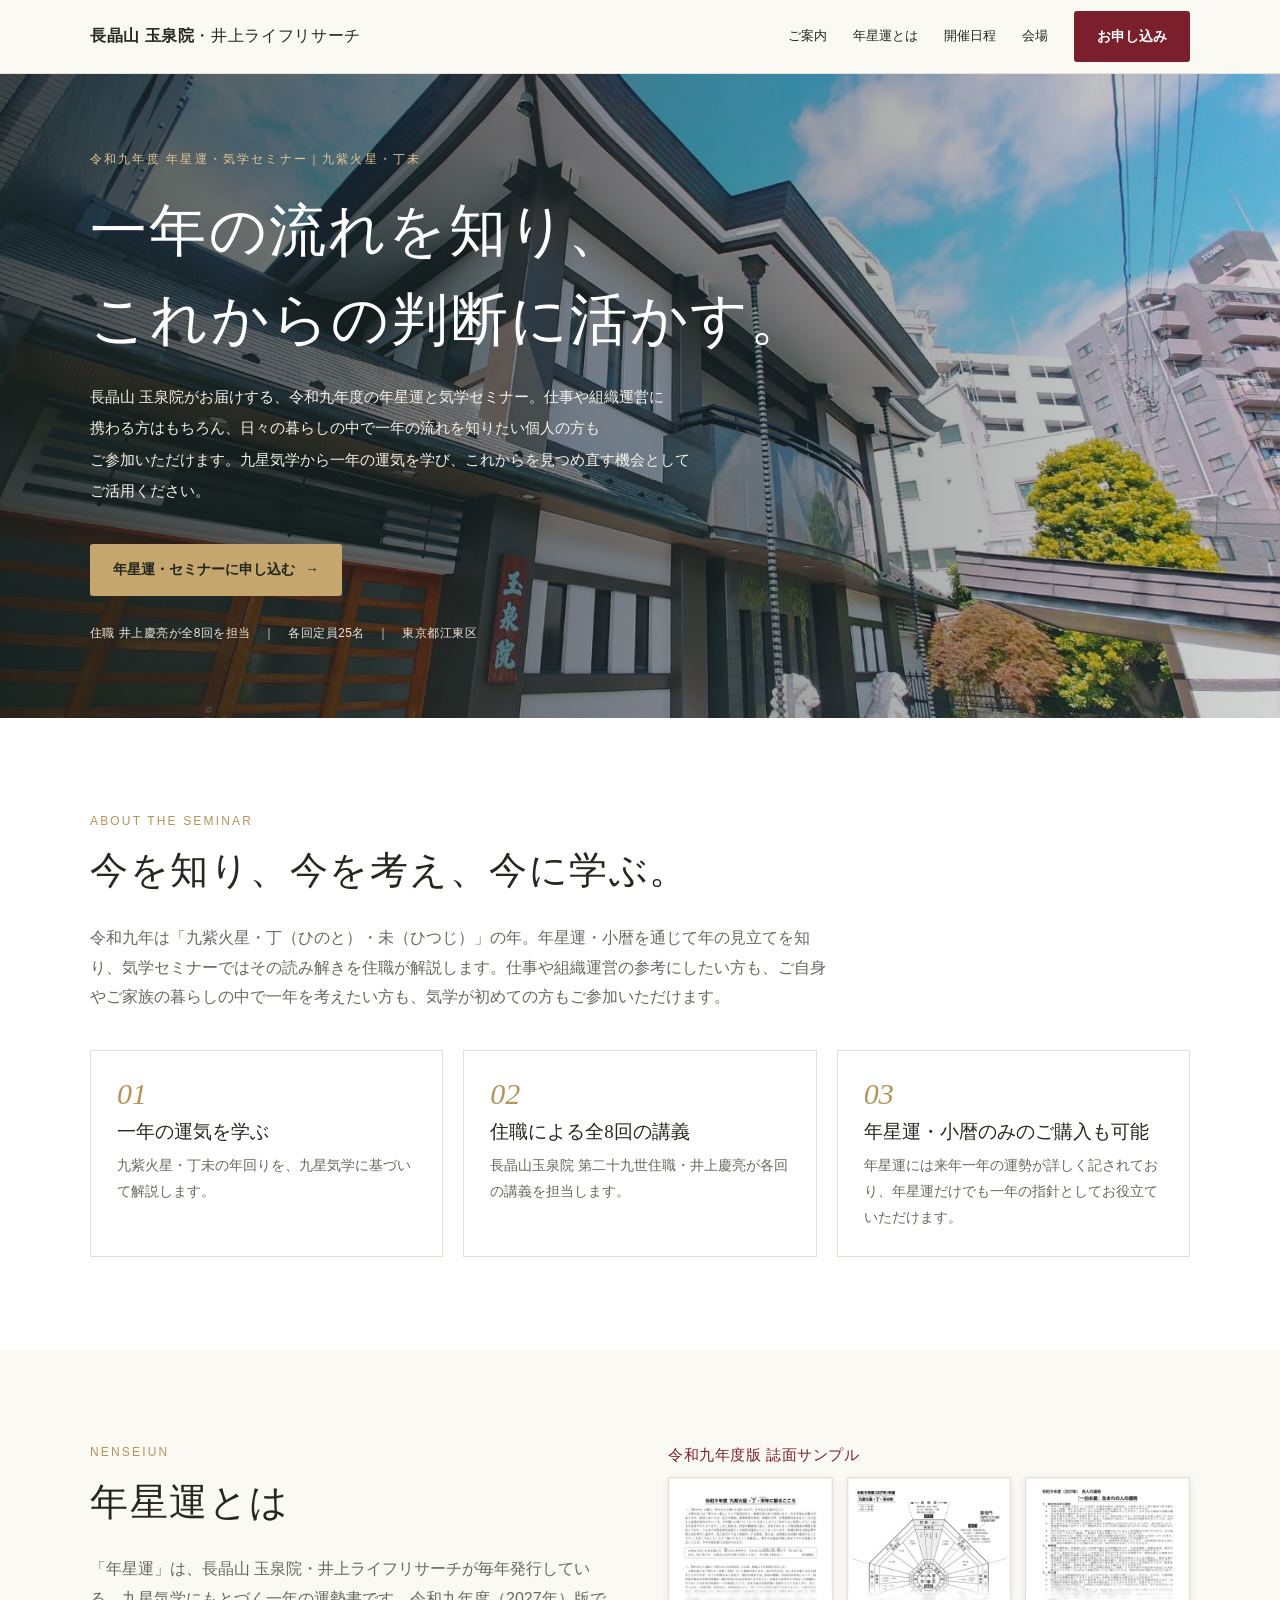
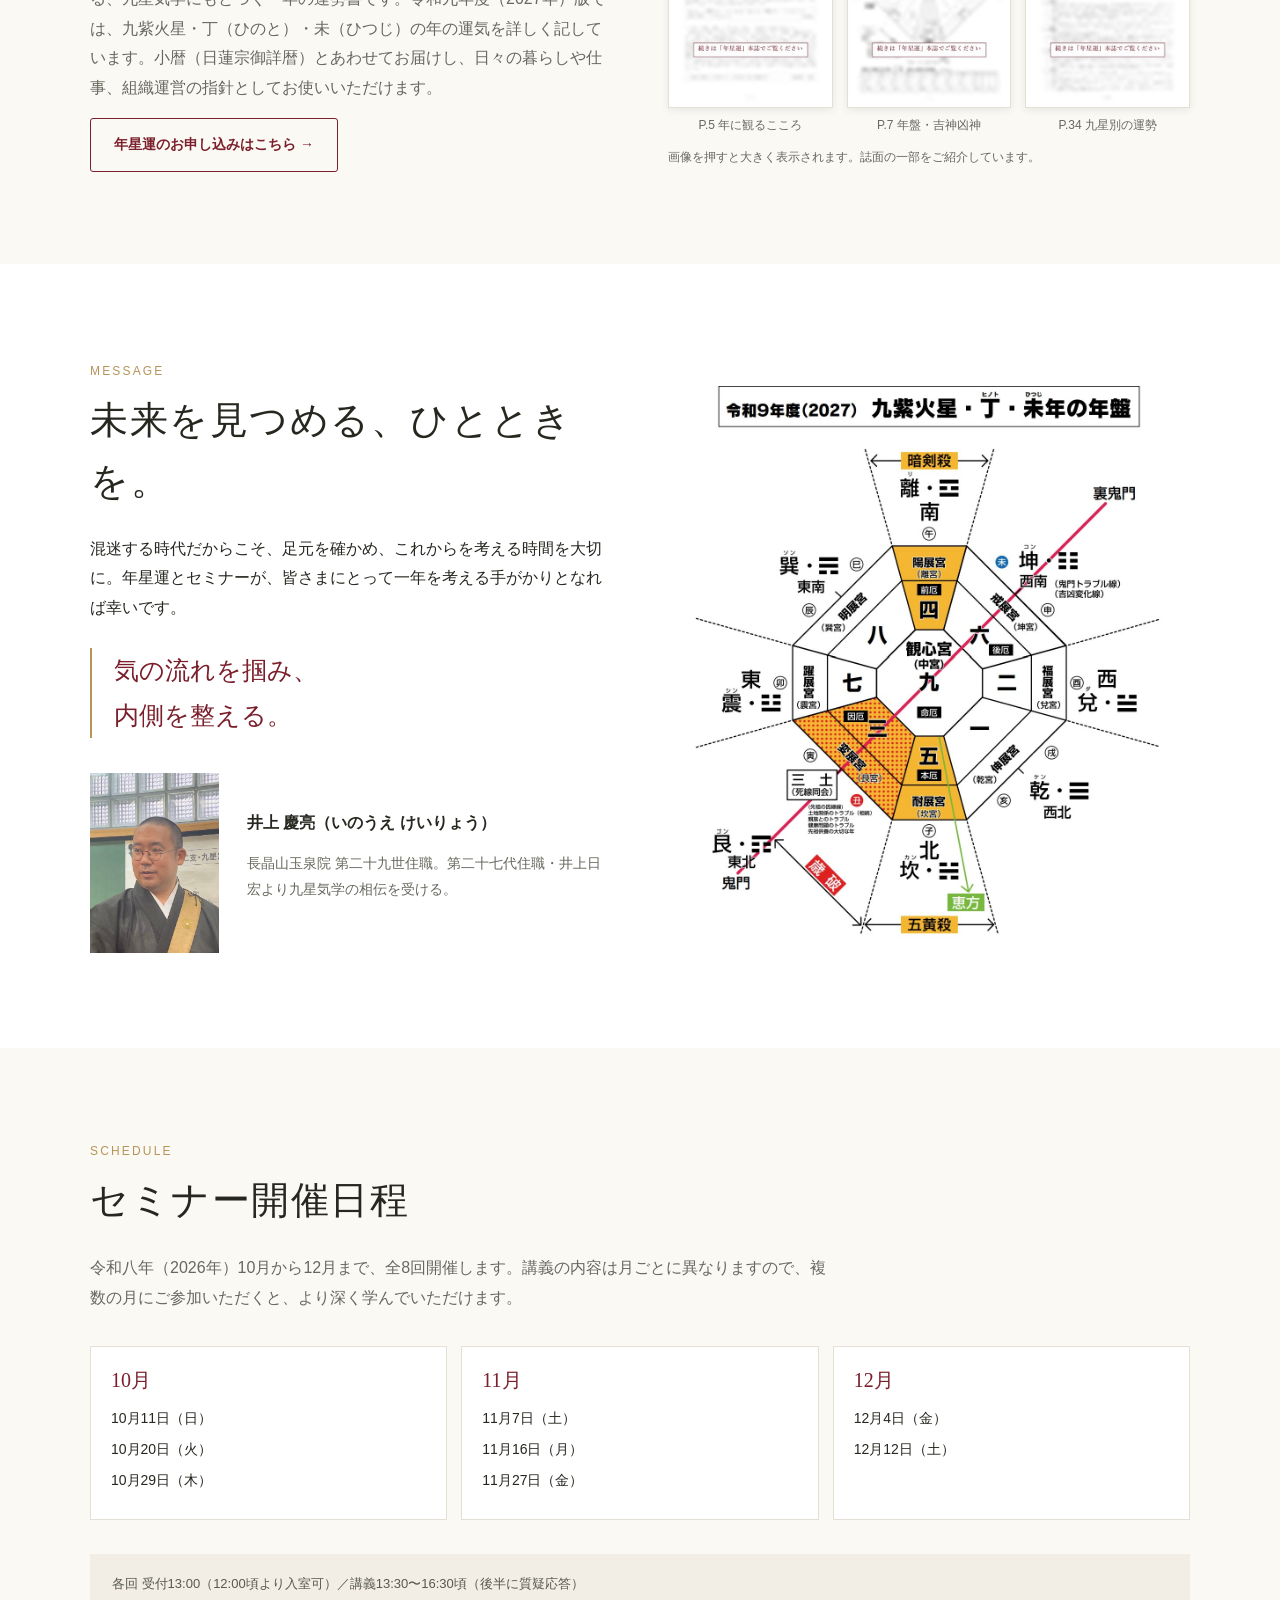
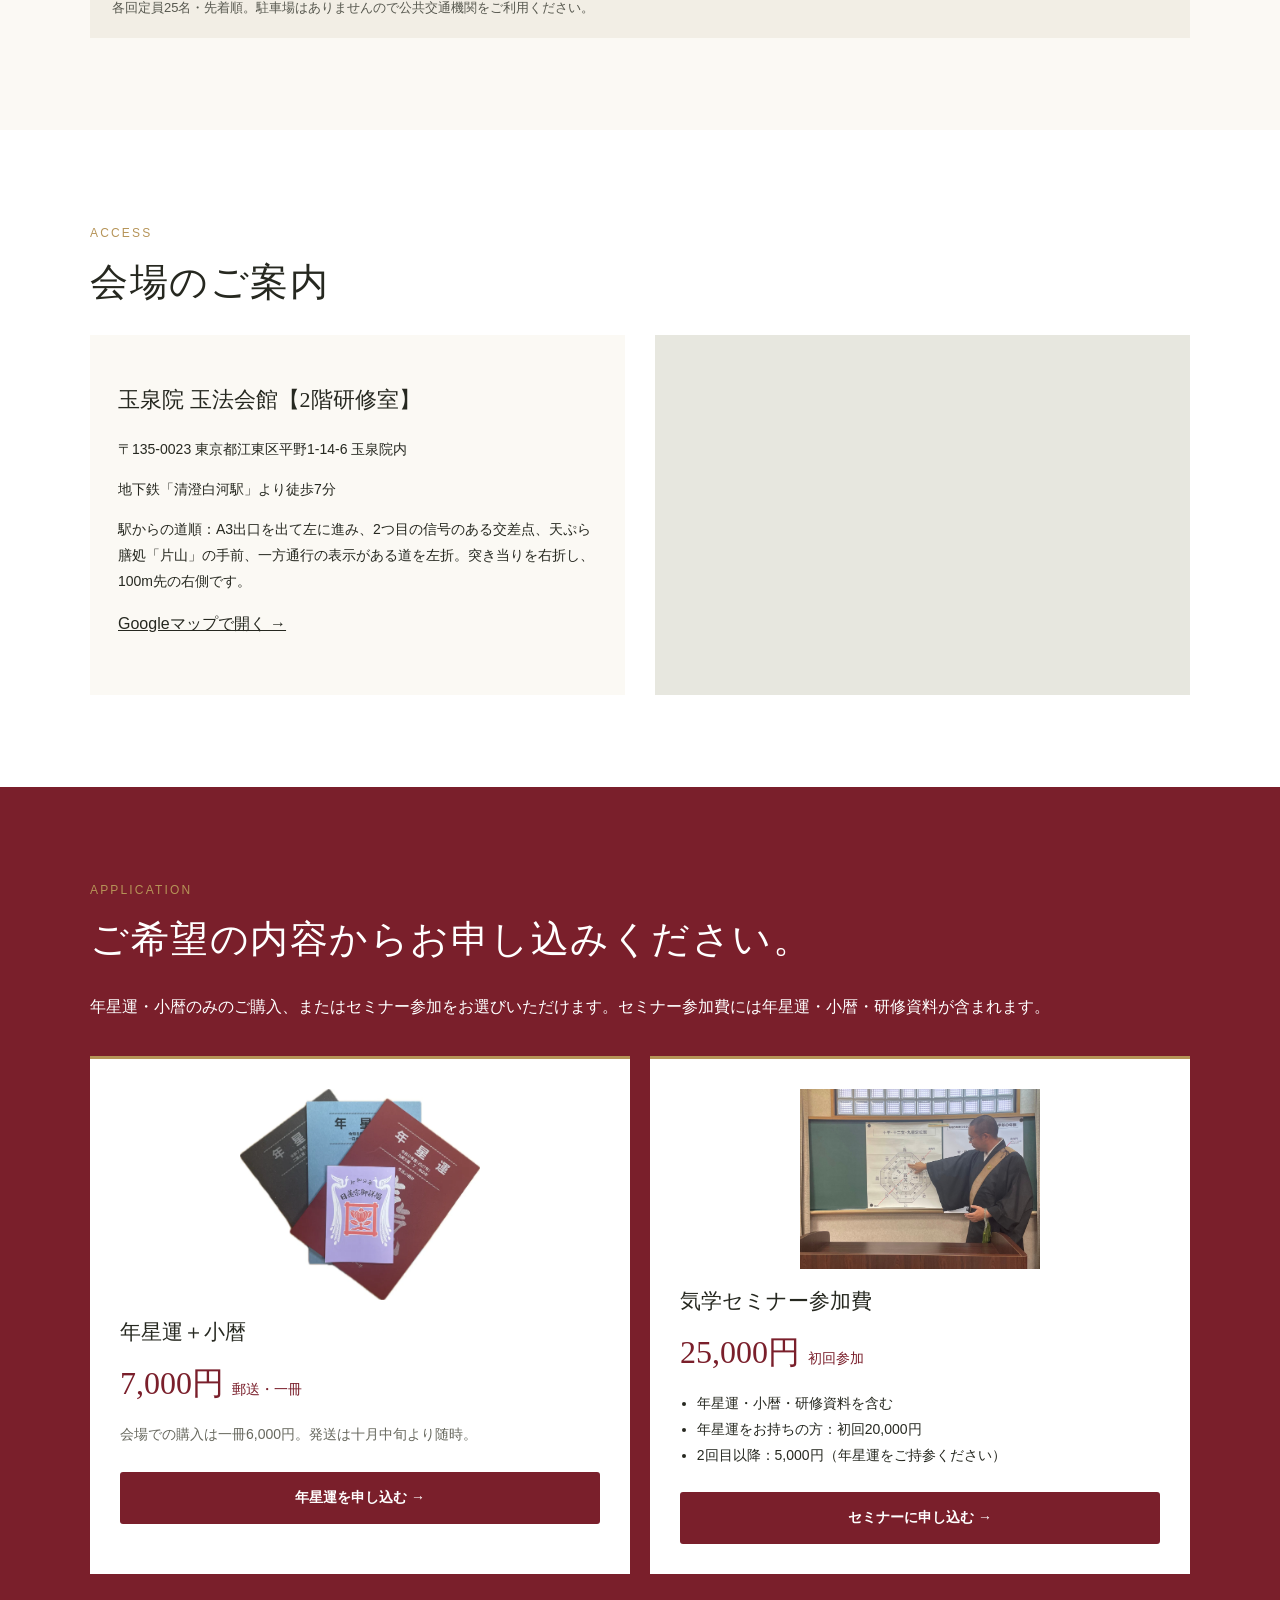
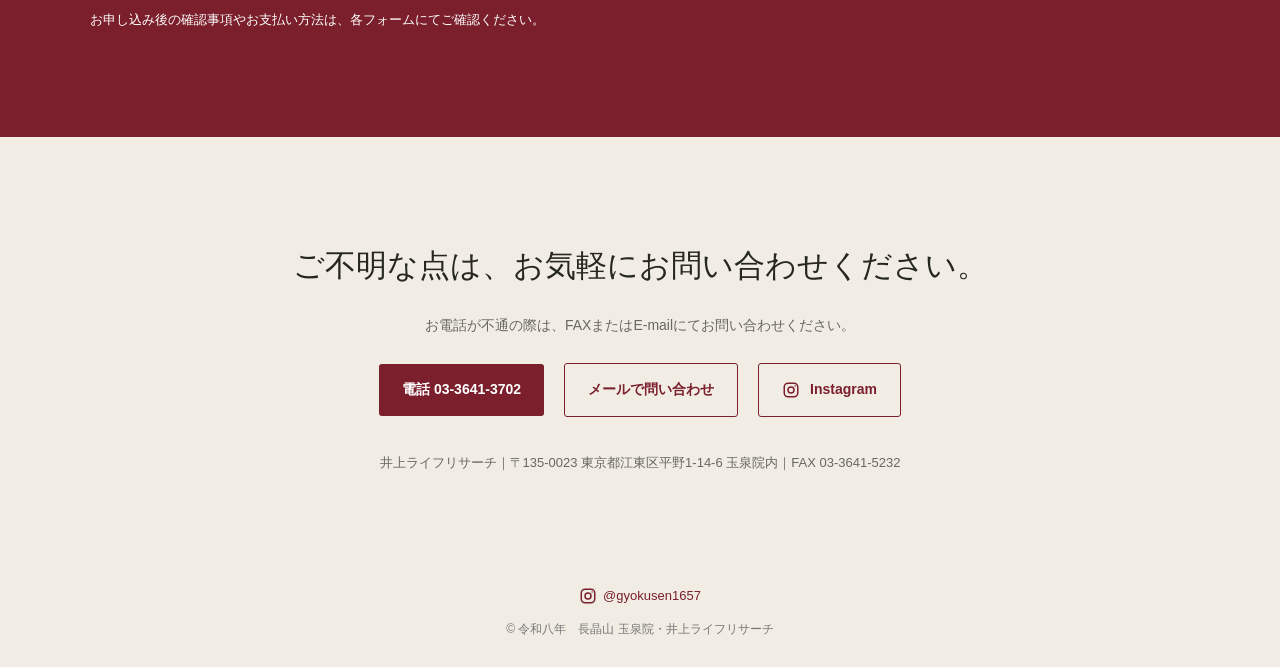
<file: index.html>
<!doctype html>
<html lang="ja">
<head>
<meta charset="utf-8"><meta name="viewport" content="width=device-width, initial-scale=1">
<meta name="description" content="九星気学の運勢書「年星運」令和九年度（2027年）版のご案内。九紫火星・丁未の一年の運勢を詳しく記した年星運と小暦のご購入、住職・井上慶亮による気学セミナー（全8回）のお申し込みを受け付けています。長晶山 玉泉院・井上ライフリサーチ。">
<title>年星運 令和九年度（2027年）・気学セミナー｜長晶山 玉泉院・井上ライフリサーチ</title>
<link rel="canonical" href="https://gyokuseninnichirenshu-maker.github.io/kyusei334/">
<meta property="og:type" content="website">
<meta property="og:url" content="https://gyokuseninnichirenshu-maker.github.io/kyusei334/">
<meta property="og:title" content="年星運 令和九年度（2027年）・気学セミナー｜長晶山 玉泉院・井上ライフリサーチ">
<meta property="og:description" content="九星気学の運勢書「年星運」令和九年度（2027年）版と、住職・井上慶亮による気学セミナー（全8回）のご案内です。">
<meta property="og:image" content="https://gyokuseninnichirenshu-maker.github.io/kyusei334/assets/gyokusenin-front.jpg">
<meta property="og:locale" content="ja_JP">
<meta name="twitter:card" content="summary_large_image">
<script type="application/ld+json">
{
  "@context": "https://schema.org",
  "@graph": [
    {
      "@type": "Organization",
      "@id": "https://gyokuseninnichirenshu-maker.github.io/kyusei334/#org",
      "name": "長晶山 玉泉院",
      "alternateName": "井上ライフリサーチ",
      "url": "https://gyokuseninnichirenshu-maker.github.io/kyusei334/",
      "telephone": "+81-3-3641-3702",
      "faxNumber": "+81-3-3641-5232",
      "email": "kyusei334@gmail.com",
      "address": {"@type": "PostalAddress", "postalCode": "135-0023", "addressRegion": "東京都", "addressLocality": "江東区", "streetAddress": "平野1-14-6", "addressCountry": "JP"},
      "sameAs": ["https://www.instagram.com/gyokusen1657/"]
    },
    {
      "@type": "Product",
      "name": "年星運 令和九年度（2027年）版＋小暦",
      "description": "九星気学にもとづく一年の運勢書。令和九年度（2027年）九紫火星・丁未の年の運気を詳しく記した年星運に、小暦（日蓮宗御詳暦）が付きます。",
      "image": "https://gyokuseninnichirenshu-maker.github.io/kyusei334/assets/nenseiun-koyomi-2027.webp",
      "brand": {"@id": "https://gyokuseninnichirenshu-maker.github.io/kyusei334/#org"},
      "offers": {"@type": "Offer", "price": "7000", "priceCurrency": "JPY", "availability": "https://schema.org/InStock", "url": "https://gyokuseninnichirenshu-maker.github.io/kyusei334/#apply", "seller": {"@id": "https://gyokuseninnichirenshu-maker.github.io/kyusei334/#org"}}
    }
  ]
}
</script>
<script type="application/ld+json">
[
  {"@type":"EducationEvent","name":"令和九年度 九紫火星年 気学セミナー（10月11日）","description":"長晶山 玉泉院 第二十九世住職・井上慶亮による九星気学セミナー。令和九年（2027年）九紫火星・丁未の年の運気を、年星運をもとに解説します。","startDate":"2026-10-11T13:30:00+09:00","endDate":"2026-10-11T16:30:00+09:00","eventStatus":"https://schema.org/EventScheduled","eventAttendanceMode":"https://schema.org/OfflineEventAttendanceMode","maximumAttendeeCapacity":25,"image":"https://gyokuseninnichirenshu-maker.github.io/kyusei334/assets/seminar.jpg","location":{"@type":"Place","name":"玉泉院 玉法会館 2階研修室","address":{"@type":"PostalAddress","postalCode":"135-0023","addressRegion":"東京都","addressLocality":"江東区","streetAddress":"平野1-14-6","addressCountry":"JP"}},"performer":{"@type":"Person","name":"井上慶亮"},"organizer":{"@id":"https://gyokuseninnichirenshu-maker.github.io/kyusei334/#org"},"offers":{"@type":"Offer","price":"25000","priceCurrency":"JPY","availability":"https://schema.org/InStock","validFrom":"2026-09-01T00:00:00+09:00","url":"https://gyokuseninnichirenshu-maker.github.io/kyusei334/#apply"}},
  {"@type":"EducationEvent","name":"令和九年度 九紫火星年 気学セミナー（10月20日）","description":"長晶山 玉泉院 第二十九世住職・井上慶亮による九星気学セミナー。令和九年（2027年）九紫火星・丁未の年の運気を、年星運をもとに解説します。","startDate":"2026-10-20T13:30:00+09:00","endDate":"2026-10-20T16:30:00+09:00","eventStatus":"https://schema.org/EventScheduled","eventAttendanceMode":"https://schema.org/OfflineEventAttendanceMode","maximumAttendeeCapacity":25,"image":"https://gyokuseninnichirenshu-maker.github.io/kyusei334/assets/seminar.jpg","location":{"@type":"Place","name":"玉泉院 玉法会館 2階研修室","address":{"@type":"PostalAddress","postalCode":"135-0023","addressRegion":"東京都","addressLocality":"江東区","streetAddress":"平野1-14-6","addressCountry":"JP"}},"performer":{"@type":"Person","name":"井上慶亮"},"organizer":{"@id":"https://gyokuseninnichirenshu-maker.github.io/kyusei334/#org"},"offers":{"@type":"Offer","price":"25000","priceCurrency":"JPY","availability":"https://schema.org/InStock","validFrom":"2026-09-01T00:00:00+09:00","url":"https://gyokuseninnichirenshu-maker.github.io/kyusei334/#apply"}},
  {"@type":"EducationEvent","name":"令和九年度 九紫火星年 気学セミナー（10月29日）","description":"長晶山 玉泉院 第二十九世住職・井上慶亮による九星気学セミナー。令和九年（2027年）九紫火星・丁未の年の運気を、年星運をもとに解説します。","startDate":"2026-10-29T13:30:00+09:00","endDate":"2026-10-29T16:30:00+09:00","eventStatus":"https://schema.org/EventScheduled","eventAttendanceMode":"https://schema.org/OfflineEventAttendanceMode","maximumAttendeeCapacity":25,"image":"https://gyokuseninnichirenshu-maker.github.io/kyusei334/assets/seminar.jpg","location":{"@type":"Place","name":"玉泉院 玉法会館 2階研修室","address":{"@type":"PostalAddress","postalCode":"135-0023","addressRegion":"東京都","addressLocality":"江東区","streetAddress":"平野1-14-6","addressCountry":"JP"}},"performer":{"@type":"Person","name":"井上慶亮"},"organizer":{"@id":"https://gyokuseninnichirenshu-maker.github.io/kyusei334/#org"},"offers":{"@type":"Offer","price":"25000","priceCurrency":"JPY","availability":"https://schema.org/InStock","validFrom":"2026-09-01T00:00:00+09:00","url":"https://gyokuseninnichirenshu-maker.github.io/kyusei334/#apply"}},
  {"@type":"EducationEvent","name":"令和九年度 九紫火星年 気学セミナー（11月07日）","description":"長晶山 玉泉院 第二十九世住職・井上慶亮による九星気学セミナー。令和九年（2027年）九紫火星・丁未の年の運気を、年星運をもとに解説します。","startDate":"2026-11-07T13:30:00+09:00","endDate":"2026-11-07T16:30:00+09:00","eventStatus":"https://schema.org/EventScheduled","eventAttendanceMode":"https://schema.org/OfflineEventAttendanceMode","maximumAttendeeCapacity":25,"image":"https://gyokuseninnichirenshu-maker.github.io/kyusei334/assets/seminar.jpg","location":{"@type":"Place","name":"玉泉院 玉法会館 2階研修室","address":{"@type":"PostalAddress","postalCode":"135-0023","addressRegion":"東京都","addressLocality":"江東区","streetAddress":"平野1-14-6","addressCountry":"JP"}},"performer":{"@type":"Person","name":"井上慶亮"},"organizer":{"@id":"https://gyokuseninnichirenshu-maker.github.io/kyusei334/#org"},"offers":{"@type":"Offer","price":"25000","priceCurrency":"JPY","availability":"https://schema.org/InStock","validFrom":"2026-09-01T00:00:00+09:00","url":"https://gyokuseninnichirenshu-maker.github.io/kyusei334/#apply"}},
  {"@type":"EducationEvent","name":"令和九年度 九紫火星年 気学セミナー（11月16日）","description":"長晶山 玉泉院 第二十九世住職・井上慶亮による九星気学セミナー。令和九年（2027年）九紫火星・丁未の年の運気を、年星運をもとに解説します。","startDate":"2026-11-16T13:30:00+09:00","endDate":"2026-11-16T16:30:00+09:00","eventStatus":"https://schema.org/EventScheduled","eventAttendanceMode":"https://schema.org/OfflineEventAttendanceMode","maximumAttendeeCapacity":25,"image":"https://gyokuseninnichirenshu-maker.github.io/kyusei334/assets/seminar.jpg","location":{"@type":"Place","name":"玉泉院 玉法会館 2階研修室","address":{"@type":"PostalAddress","postalCode":"135-0023","addressRegion":"東京都","addressLocality":"江東区","streetAddress":"平野1-14-6","addressCountry":"JP"}},"performer":{"@type":"Person","name":"井上慶亮"},"organizer":{"@id":"https://gyokuseninnichirenshu-maker.github.io/kyusei334/#org"},"offers":{"@type":"Offer","price":"25000","priceCurrency":"JPY","availability":"https://schema.org/InStock","validFrom":"2026-09-01T00:00:00+09:00","url":"https://gyokuseninnichirenshu-maker.github.io/kyusei334/#apply"}},
  {"@type":"EducationEvent","name":"令和九年度 九紫火星年 気学セミナー（11月27日）","description":"長晶山 玉泉院 第二十九世住職・井上慶亮による九星気学セミナー。令和九年（2027年）九紫火星・丁未の年の運気を、年星運をもとに解説します。","startDate":"2026-11-27T13:30:00+09:00","endDate":"2026-11-27T16:30:00+09:00","eventStatus":"https://schema.org/EventScheduled","eventAttendanceMode":"https://schema.org/OfflineEventAttendanceMode","maximumAttendeeCapacity":25,"image":"https://gyokuseninnichirenshu-maker.github.io/kyusei334/assets/seminar.jpg","location":{"@type":"Place","name":"玉泉院 玉法会館 2階研修室","address":{"@type":"PostalAddress","postalCode":"135-0023","addressRegion":"東京都","addressLocality":"江東区","streetAddress":"平野1-14-6","addressCountry":"JP"}},"performer":{"@type":"Person","name":"井上慶亮"},"organizer":{"@id":"https://gyokuseninnichirenshu-maker.github.io/kyusei334/#org"},"offers":{"@type":"Offer","price":"25000","priceCurrency":"JPY","availability":"https://schema.org/InStock","validFrom":"2026-09-01T00:00:00+09:00","url":"https://gyokuseninnichirenshu-maker.github.io/kyusei334/#apply"}},
  {"@type":"EducationEvent","name":"令和九年度 九紫火星年 気学セミナー（12月04日）","description":"長晶山 玉泉院 第二十九世住職・井上慶亮による九星気学セミナー。令和九年（2027年）九紫火星・丁未の年の運気を、年星運をもとに解説します。","startDate":"2026-12-04T13:30:00+09:00","endDate":"2026-12-04T16:30:00+09:00","eventStatus":"https://schema.org/EventScheduled","eventAttendanceMode":"https://schema.org/OfflineEventAttendanceMode","maximumAttendeeCapacity":25,"image":"https://gyokuseninnichirenshu-maker.github.io/kyusei334/assets/seminar.jpg","location":{"@type":"Place","name":"玉泉院 玉法会館 2階研修室","address":{"@type":"PostalAddress","postalCode":"135-0023","addressRegion":"東京都","addressLocality":"江東区","streetAddress":"平野1-14-6","addressCountry":"JP"}},"performer":{"@type":"Person","name":"井上慶亮"},"organizer":{"@id":"https://gyokuseninnichirenshu-maker.github.io/kyusei334/#org"},"offers":{"@type":"Offer","price":"25000","priceCurrency":"JPY","availability":"https://schema.org/InStock","validFrom":"2026-09-01T00:00:00+09:00","url":"https://gyokuseninnichirenshu-maker.github.io/kyusei334/#apply"}},
  {"@type":"EducationEvent","name":"令和九年度 九紫火星年 気学セミナー（12月12日）","description":"長晶山 玉泉院 第二十九世住職・井上慶亮による九星気学セミナー。令和九年（2027年）九紫火星・丁未の年の運気を、年星運をもとに解説します。","startDate":"2026-12-12T13:30:00+09:00","endDate":"2026-12-12T16:30:00+09:00","eventStatus":"https://schema.org/EventScheduled","eventAttendanceMode":"https://schema.org/OfflineEventAttendanceMode","maximumAttendeeCapacity":25,"image":"https://gyokuseninnichirenshu-maker.github.io/kyusei334/assets/seminar.jpg","location":{"@type":"Place","name":"玉泉院 玉法会館 2階研修室","address":{"@type":"PostalAddress","postalCode":"135-0023","addressRegion":"東京都","addressLocality":"江東区","streetAddress":"平野1-14-6","addressCountry":"JP"}},"performer":{"@type":"Person","name":"井上慶亮"},"organizer":{"@id":"https://gyokuseninnichirenshu-maker.github.io/kyusei334/#org"},"offers":{"@type":"Offer","price":"25000","priceCurrency":"JPY","availability":"https://schema.org/InStock","validFrom":"2026-09-01T00:00:00+09:00","url":"https://gyokuseninnichirenshu-maker.github.io/kyusei334/#apply"}}
]
</script>
<style>
:root{--ink:#262820;--muted:#67685e;--paper:#fbf9f4;--white:#fff;--red:#7a1f2b;--gold:#b69458;--line:#e5e0d5;--serif:"Noto Serif JP","Yu Mincho",serif;--sans:"Noto Sans JP","Yu Gothic",sans-serif}*{box-sizing:border-box}html{scroll-behavior:smooth}body{margin:0;background:var(--paper);color:var(--ink);font-family:var(--sans);line-height:1.85}a{color:inherit}.wrap{width:min(1100px,calc(100% - 40px));margin:auto}.topbar{height:74px;background:#fbf9f4ed;display:flex;align-items:center;position:sticky;top:0;z-index:10;border-bottom:1px solid #e7e2d8}.nav{display:flex;align-items:center;justify-content:space-between;gap:24px}.brand{font:600 16px var(--serif);text-decoration:none;letter-spacing:.04em;white-space:nowrap}.brand-sub{font-weight:500}.navlinks{display:flex;align-items:center;gap:26px;font-size:13px}.navlinks a{text-decoration:none}.btn{display:inline-flex;align-items:center;justify-content:center;gap:10px;background:var(--red);color:#fff!important;text-decoration:none;padding:13px 23px;border-radius:3px;font-weight:600;font-size:14px;transition:.2s}.btn:hover{background:#5c1720;transform:translateY(-1px)}.btn.outline{background:transparent;color:var(--red)!important;border:1px solid var(--red)}.hero{min-height:610px;background:linear-gradient(90deg,rgba(21,31,27,.76),rgba(21,31,27,.18)),url('assets/gyokusenin-front.jpg') center 48%/cover;display:flex;align-items:center;color:#fff}.hero-inner{padding:74px 0}.eyebrow{font-size:12px;letter-spacing:.18em;color:#e3c993}h1.eyebrow{margin:0;font-weight:400;line-height:1.85}.hero .headline{font:500 clamp(30px,5vw,57px)/1.55 var(--serif);letter-spacing:.04em;margin:17px 0;word-break:auto-phrase}.hero .headline span{display:inline-block}.hero p{max-width:610px;word-break:auto-phrase;color:#f5f2e9;font-size:15px;line-height:2.1}.hero .btn{margin-top:22px;background:#c5a76d;color:#1f251f!important}.trustline span{display:inline-block}.trustline{margin-top:26px;font-size:12px;color:#eee7da;letter-spacing:.04em}.section{padding:92px 0}.section.white{background:#fff}.section.green{background:var(--red);color:white}.kicker{color:var(--gold);font-size:12px;letter-spacing:.18em;text-transform:uppercase}.section h2{font:500 clamp(27px,3vw,38px)/1.6 var(--serif);margin:8px 0 22px;letter-spacing:.04em}.lead{font-size:16px;max-width:740px;color:var(--muted)}.grid{display:grid;grid-template-columns:repeat(3,1fr);gap:20px;margin-top:38px}.card{padding:26px;background:white;border:1px solid var(--line)}.card .num{font:italic 30px var(--serif);color:var(--gold)}.card h3{font:500 19px var(--serif);margin:8px 0}.card p{font-size:14px;color:var(--muted);margin:0}.split{display:grid;grid-template-columns:1fr 1fr;gap:56px;align-items:center}.split img{display:block;width:100%;height:420px;object-fit:cover}.split>img{width:auto;max-width:100%;height:auto;max-height:600px;margin:0 auto}.quote{font:500 25px/1.8 var(--serif);color:var(--red);border-left:2px solid var(--gold);padding-left:22px;margin:25px 0}.dates{display:grid;grid-template-columns:repeat(3,1fr);gap:14px;margin:34px 0}.datebox{border:1px solid var(--line);background:white;padding:20px}.datebox h3{font:500 20px var(--serif);margin:0 0 12px;color:var(--red)}.datebox p{margin:5px 0;font-size:14px}.note{background:#f2eee5;padding:18px 22px;font-size:13px;color:#57584f}.venue{display:grid;grid-template-columns:1fr 1fr;gap:30px}.venue-card{padding:28px;background:var(--paper)}.venue-card h3{font:500 22px var(--serif)}.venue-card p{font-size:14px}.map{min-height:360px;background:#e7e7df;color:#74766d;overflow:hidden}.map iframe{display:block;width:100%;height:100%;min-height:360px;border:0}.pricing{display:grid;grid-template-columns:1fr 1fr;gap:20px;margin:34px 0}.pricecard{background:white;color:var(--ink);padding:30px;border-top:3px solid var(--gold)}.pricecard-img{display:block;width:100%;max-width:240px;height:auto;margin:0 auto 18px}.pricecard-img.crop{aspect-ratio:4/3;object-fit:cover;object-position:center 58%}.pricecard h3{font:500 21px var(--serif);margin:4px 0}.price{font:500 32px var(--serif);color:var(--red);margin:16px 0}.price small{font:14px var(--sans)}.pricecard p{font-size:14px;color:var(--muted)}.pricecard .btn{width:100%;margin-top:10px}.pricecard ul{padding-left:1.2em;font-size:14px}.subprice{border-top:1px solid var(--line);padding-top:12px;margin-top:15px}.teacher{display:flex;gap:28px;align-items:center;margin-top:35px}.teacher img{width:150px;height:180px;object-fit:cover}.teacher p{font-size:14px;color:var(--muted)}.ctaend{text-align:center;padding:82px 20px;background:#f1ede4}.ctaend h2{font:500 31px var(--serif)}.ctaend p{color:var(--muted);font-size:14px}.ctaend .btn{margin:10px;vertical-align:middle}.contact{font-size:13px;color:var(--muted);margin-top:24px}footer{padding:27px 0;text-align:center;font-size:12px;color:#777;background:#f1ede4}.footer-ig{display:inline-flex;align-items:center;gap:6px;margin-bottom:10px;color:var(--red);text-decoration:none;font-size:13px}.footer-ig:hover{text-decoration:underline}.ig{flex:none}.nen-split{display:grid;grid-template-columns:minmax(0,1fr) minmax(0,1fr);gap:56px;align-items:center}.samples-title{font:500 15px var(--serif);color:var(--red);margin-bottom:12px;letter-spacing:.04em}.samples-grid{display:grid;grid-template-columns:repeat(3,minmax(0,1fr));gap:14px}.sample{display:block;text-decoration:none;color:var(--muted);font-size:12px;line-height:1.5;text-align:center}.sample img{display:block;width:100%;height:auto;background:#fff;border:1px solid var(--line);box-shadow:0 2px 8px rgba(0,0,0,.08);margin-bottom:8px;transition:transform .2s}.sample:hover img{transform:translateY(-3px)}.samples-note{font-size:12px;color:var(--muted);margin:12px 0 0}.sticky-cta{display:none}
@media(max-width:760px){.wrap{width:min(100% - 32px,600px)}.topbar{height:60px}.brand{font-size:13px}.navlinks{gap:12px}.navlinks>a:not(.btn){display:none}.navlinks .btn{padding:9px 12px;font-size:12px}.hero{min-height:650px;background-position:58% center}.hero-inner{padding:65px 0 105px}.hero p{font-size:14px}.section{padding:68px 0}.grid,.dates,.pricing,.split,.venue,.nen-split{grid-template-columns:1fr}.nen-split{gap:30px}.samples-grid{gap:10px}.grid{gap:12px}.split{gap:26px}.split img{height:300px}.split>img{height:auto}.datebox{padding:16px 20px}.teacher{align-items:flex-start}.teacher img{width:110px;height:140px}.sticky-cta{display:flex;position:fixed;bottom:0;left:0;right:0;z-index:11;padding:10px 16px;background:#fbf9f4ed;border-top:1px solid var(--line)}.sticky-cta .btn{width:100%}.ctaend{padding:65px 16px 90px}}
</style>
</head>
<body>
<header class="topbar"><div class="wrap nav"><a class="brand" href="#top">長晶山 玉泉院<span class="brand-sub">・井上ライフリサーチ</span></a><nav class="navlinks"><a href="#about">ご案内</a><a href="#nenseiun">年星運とは</a><a href="#schedule">開催日程</a><a href="#access">会場</a><a class="btn" href="#apply">お申し込み</a></nav></div></header>
<main id="top">
<section class="hero"><div class="wrap hero-inner"><h1 class="eyebrow">令和九年度 年星運・気学セミナー｜九紫火星・丁未</h1><div class="headline"><span>一年の流れを知り、</span><br><span>これからの判断に活かす。</span></div><p>長晶山 玉泉院がお届けする、令和九年度の年星運と気学セミナー。仕事や組織運営に携わる方はもちろん、日々の暮らしの中で一年の流れを知りたい個人の方もご参加いただけます。九星気学から一年の運気を学び、これからを見つめ直す機会としてご活用ください。</p><a class="btn" href="#apply">年星運・セミナーに申し込む <span>→</span></a><div class="trustline"><span>住職 井上慶亮が全8回を担当</span>　｜　<span>各回定員25名</span>　｜　<span>東京都江東区</span></div></div></section>
<section class="section white" id="about"><div class="wrap"><div class="kicker">About the seminar</div><h2>今を知り、今を考え、今に学ぶ。</h2><p class="lead">令和九年は「九紫火星・丁（ひのと）・未（ひつじ）」の年。年星運・小暦を通じて年の見立てを知り、気学セミナーではその読み解きを住職が解説します。仕事や組織運営の参考にしたい方も、ご自身やご家族の暮らしの中で一年を考えたい方も、気学が初めての方もご参加いただけます。</p><div class="grid"><article class="card"><div class="num">01</div><h3>一年の運気を学ぶ</h3><p>九紫火星・丁未の年回りを、九星気学に基づいて解説します。</p></article><article class="card"><div class="num">02</div><h3>住職による全8回の講義</h3><p>長晶山玉泉院 第二十九世住職・井上慶亮が各回の講義を担当します。</p></article><article class="card"><div class="num">03</div><h3>年星運・小暦のみのご購入も可能</h3><p>年星運には来年一年の運勢が詳しく記されており、年星運だけでも一年の指針としてお役立ていただけます。</p></article></div></div></section>
<section class="section" id="nenseiun"><div class="wrap nen-split"><div><div class="kicker">Nenseiun</div><h2>年星運とは</h2><p class="lead">「年星運」は、長晶山 玉泉院・井上ライフリサーチが毎年発行している、九星気学にもとづく一年の運勢書です。令和九年度（2027年）版では、九紫火星・丁（ひのと）・未（ひつじ）の年の運気を詳しく記しています。小暦（日蓮宗御詳暦）とあわせてお届けし、日々の暮らしや仕事、組織運営の指針としてお使いいただけます。</p><a class="btn outline" href="#apply">年星運のお申し込みはこちら →</a></div><div class="samples"><div class="samples-title">令和九年度版 誌面サンプル</div><div class="samples-grid"><a class="sample" href="assets/sample-p5-v2.jpg" target="_blank" rel="noopener"><img src="assets/sample-p5-v2-thumb.jpg" width="400" height="564" alt="年星運 令和九年度版 5ページ「九紫火星・丁・未年に観るこころ」" loading="lazy"><span>P.5 年に観るこころ</span></a><a class="sample" href="assets/sample-p7-v2.jpg" target="_blank" rel="noopener"><img src="assets/sample-p7-v2-thumb.jpg" width="400" height="564" alt="年星運 令和九年度版 7ページ「年盤と吉神・凶神の早見表」" loading="lazy"><span>P.7 年盤・吉神凶神</span></a><a class="sample" href="assets/sample-p34-v2.jpg" target="_blank" rel="noopener"><img src="assets/sample-p34-v2-thumb.jpg" width="400" height="564" alt="年星運 令和九年度版 34ページ「一白水星生まれの人の運勢」" loading="lazy"><span>P.34 九星別の運勢</span></a></div><p class="samples-note">画像を押すと大きく表示されます。誌面の一部をご紹介しています。</p></div></div></section>
<section class="section white"><div class="wrap split"><div><div class="kicker">Message</div><h2>未来を見つめる、ひとときを。</h2><p>混迷する時代だからこそ、足元を確かめ、これからを考える時間を大切に。年星運とセミナーが、皆さまにとって一年を考える手がかりとなれば幸いです。</p><div class="quote">気の流れを掴み、<br>内側を整える。</div><div class="teacher"><img src="assets/jushoku.jpg" alt="住職 井上慶亮"><div><strong>井上 慶亮（いのうえ けいりょう）</strong><p>長晶山玉泉院 第二十九世住職。第二十七代住職・井上日宏より九星気学の相伝を受ける。</p></div></div></div><img src="assets/nenban2027.jpg" alt="令和九年度の年盤"></div></section>
<section class="section" id="schedule"><div class="wrap"><div class="kicker">Schedule</div><h2>セミナー開催日程</h2><p class="lead">令和八年（2026年）10月から12月まで、全8回開催します。講義の内容は月ごとに異なりますので、複数の月にご参加いただくと、より深く学んでいただけます。</p><div class="dates"><div class="datebox"><h3>10月</h3><p>10月11日（日）</p><p>10月20日（火）</p><p>10月29日（木）</p></div><div class="datebox"><h3>11月</h3><p>11月7日（土）</p><p>11月16日（月）</p><p>11月27日（金）</p></div><div class="datebox"><h3>12月</h3><p>12月4日（金）</p><p>12月12日（土）</p></div></div><div class="note">各回 受付13:00（12:00頃より入室可）／講義13:30〜16:30頃（後半に質疑応答）<br>各回定員25名・先着順。駐車場はありませんので公共交通機関をご利用ください。</div></div></section>
<section class="section white" id="access"><div class="wrap"><div class="kicker">Access</div><h2>会場のご案内</h2><div class="venue"><div class="venue-card"><h3>玉泉院 玉法会館【2階研修室】</h3><p>〒135-0023 東京都江東区平野1-14-6 玉泉院内</p><p>地下鉄「清澄白河駅」より徒歩7分</p><p>駅からの道順：A3出口を出て左に進み、2つ目の信号のある交差点、天ぷら膳処「片山」の手前、一方通行の表示がある道を左折。突き当りを右折し、100m先の右側です。</p><a href="https://www.google.com/maps/search/?api=1&query=%E6%9D%B1%E4%BA%AC%E9%83%BD%E6%B1%9F%E6%9D%B1%E5%8C%BA%E5%B9%B3%E9%87%8E1-14-6%20%E7%8E%89%E6%B3%89%E9%99%A2" target="_blank" rel="noopener">Googleマップで開く →</a></div><div class="map"><iframe title="長晶山 玉泉院のGoogleマップ" src="https://maps.google.com/maps?q=%E9%95%B7%E6%99%B6%E5%B1%B1%20%E7%8E%89%E6%B3%89%E9%99%A2%20%E6%9D%B1%E4%BA%AC%E9%83%BD%E6%B1%9F%E6%9D%B1%E5%8C%BA%E5%B9%B3%E9%87%8E1-14-6&t=&z=16&ie=UTF8&iwloc=&output=embed" loading="lazy" referrerpolicy="no-referrer-when-downgrade" allowfullscreen></iframe></div></div></div></section>
<section class="section green" id="apply"><div class="wrap"><div class="kicker">Application</div><h2>ご希望の内容からお申し込みください。</h2><p>年星運・小暦のみのご購入、またはセミナー参加をお選びいただけます。セミナー参加費には年星運・小暦・研修資料が含まれます。</p><div class="pricing"><article class="pricecard"><img class="pricecard-img" src="assets/nenseiun-koyomi-2027.webp" alt="令和9年度（2027年）版の年星運と小暦（日蓮宗御詳暦）" loading="lazy"><h3>年星運＋小暦</h3><div class="price">7,000円 <small>郵送・一冊</small></div><p>会場での購入は一冊6,000円。発送は十月中旬より随時。</p><a class="btn" href="https://forms.gle/6NFmsHAsHeCXVW899" target="_blank" rel="noopener">年星運を申し込む →</a></article><article class="pricecard"><img class="pricecard-img crop" src="assets/seminar.jpg" alt="気学セミナーで年盤を解説する住職 井上慶亮" loading="lazy"><h3>気学セミナー参加費</h3><div class="price">25,000円 <small>初回参加</small></div><ul><li>年星運・小暦・研修資料を含む</li><li>年星運をお持ちの方：初回20,000円</li><li>2回目以降：5,000円（年星運をご持参ください）</li></ul><a class="btn" href="https://forms.gle/kEQXgV5o635DG3sF6" target="_blank" rel="noopener">セミナーに申し込む →</a></article></div><p style="font-size:13px">お申し込み後の確認事項やお支払い方法は、各フォームにてご確認ください。</p></div></section>
<section class="ctaend"><h2>ご不明な点は、お気軽にお問い合わせください。</h2><p>お電話が不通の際は、FAXまたはE-mailにてお問い合わせください。</p><a class="btn" href="tel:0336413702">電話 03-3641-3702</a><a class="btn outline" href="mailto:kyusei334@gmail.com">メールで問い合わせ</a><a class="btn outline" href="https://www.instagram.com/gyokusen1657/" target="_blank" rel="noopener"><svg class="ig" viewBox="0 0 24 24" width="18" height="18" aria-hidden="true" fill="none" stroke="currentColor" stroke-width="2"><rect x="3" y="3" width="18" height="18" rx="5"/><circle cx="12" cy="12" r="4"/><circle cx="17.5" cy="6.5" r="1" fill="currentColor" stroke="none"/></svg>Instagram</a><div class="contact">井上ライフリサーチ｜〒135-0023 東京都江東区平野1-14-6 玉泉院内｜FAX 03-3641-5232</div></section>
</main><footer><a class="footer-ig" href="https://www.instagram.com/gyokusen1657/" target="_blank" rel="noopener" aria-label="長晶山 玉泉院のInstagram"><svg class="ig" viewBox="0 0 24 24" width="18" height="18" aria-hidden="true" fill="none" stroke="currentColor" stroke-width="2"><rect x="3" y="3" width="18" height="18" rx="5"/><circle cx="12" cy="12" r="4"/><circle cx="17.5" cy="6.5" r="1" fill="currentColor" stroke="none"/></svg><span>@gyokusen1657</span></a><div>© 令和八年　長晶山 玉泉院・井上ライフリサーチ</div></footer><div class="sticky-cta"><a class="btn" href="#apply">年星運・セミナーに申し込む　→</a></div>
</body></html>
</file>
